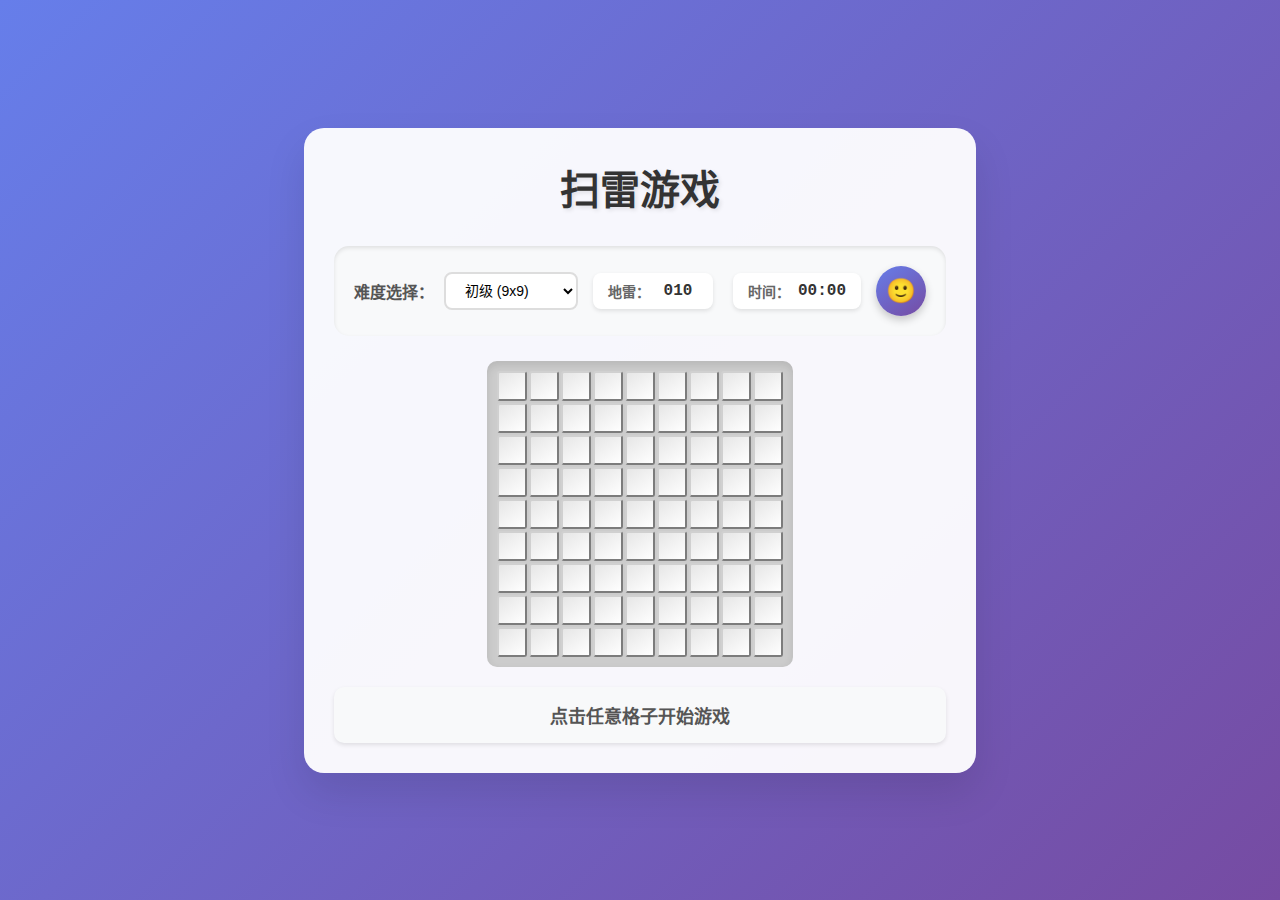
<file: index.html>
<!DOCTYPE html>
<html lang="zh-CN">
<head>
    <meta charset="UTF-8">
    <meta name="viewport" content="width=device-width, initial-scale=1.0">
    <title>扫雷游戏</title>
    <link rel="stylesheet" href="styles.css">
</head>
<body>
    <div class="container">
        <header class="game-header">
            <h1>扫雷游戏</h1>
        </header>
        
        <div class="game-controls">
            <div class="difficulty-selector">
                <label for="difficulty">难度选择：</label>
                <select id="difficulty">
                    <option value="beginner">初级 (9x9)</option>
                    <option value="intermediate">中级 (16x16)</option>
                    <option value="expert">高级 (30x16)</option>
                </select>
            </div>
            
            <div class="game-stats">
                <div class="stat-item">
                    <span class="stat-label">地雷：</span>
                    <span id="mine-counter" class="stat-value">010</span>
                </div>
                <div class="stat-item">
                    <span class="stat-label">时间：</span>
                    <span id="timer" class="stat-value">00:00</span>
                </div>
            </div>
            
            <button id="reset-btn" class="reset-btn">
                <span id="reset-emoji">🙂</span>
            </button>
        </div>
        
        <div class="game-board-container">
            <div id="game-board" class="game-board">
                <!-- 游戏网格将通过JavaScript动态生成 -->
            </div>
        </div>
        
        <div id="game-status" class="game-status">
            点击任意格子开始游戏
        </div>
    </div>
    
    <script src="script.js"></script>
</body>
</html>
</file>
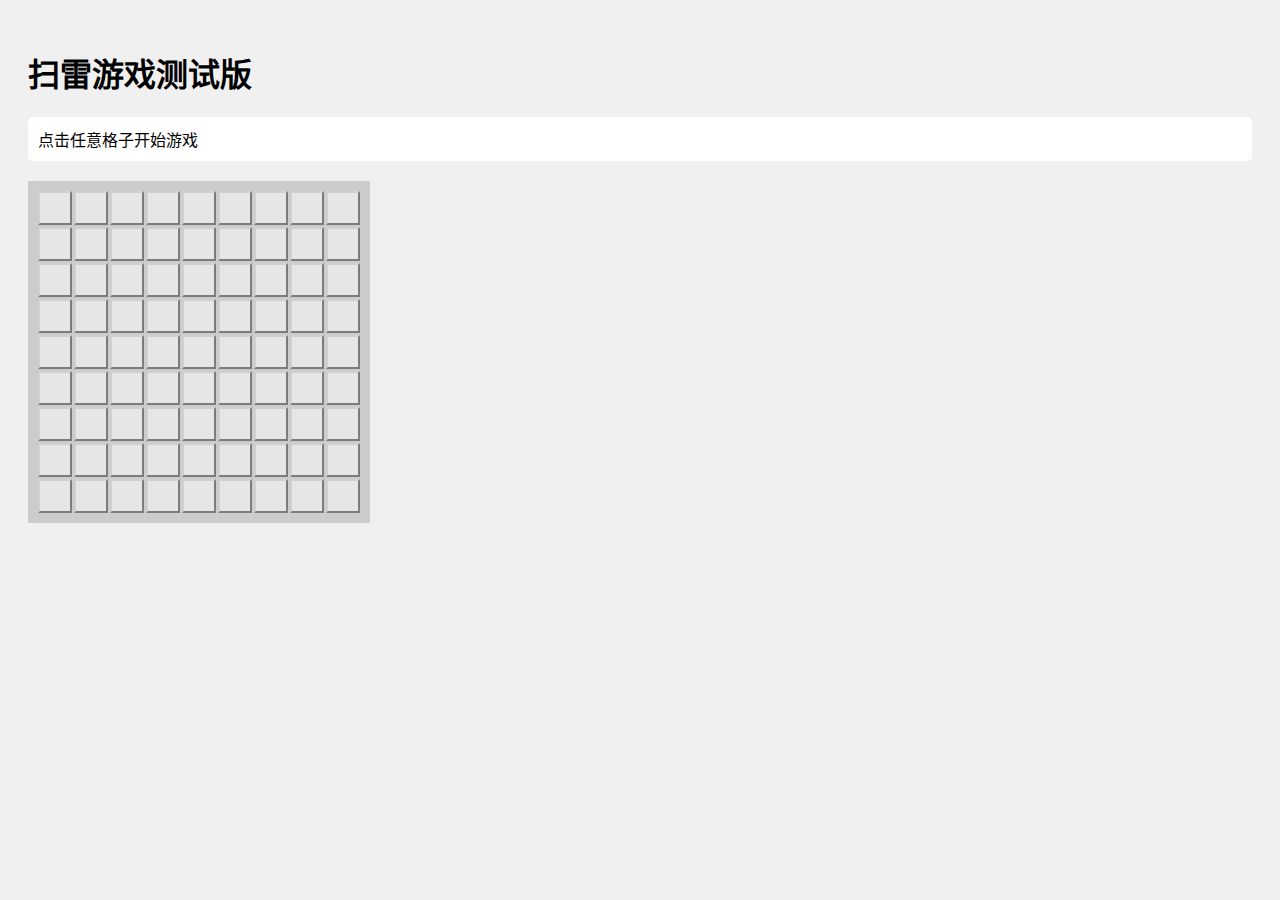
<file: test.html>
<!DOCTYPE html>
<html lang="zh-CN">
<head>
    <meta charset="UTF-8">
    <meta name="viewport" content="width=device-width, initial-scale=1.0">
    <title>扫雷游戏测试</title>
    <style>
        body { 
            font-family: Arial, sans-serif; 
            padding: 20px; 
            background: #f0f0f0;
        }
        .game-board { 
            display: grid; 
            gap: 2px; 
            background: #ccc; 
            padding: 10px; 
            width: fit-content;
        }
        .cell { 
            width: 30px; 
            height: 30px; 
            background: #e6e6e6; 
            border: 2px outset #d0d0d0; 
            display: flex; 
            justify-content: center; 
            align-items: center; 
            cursor: pointer;
            user-select: none;
        }
        .cell:hover {
            background: #f0f0f0;
        }
        .cell.revealed {
            background: #f0f0f0;
            border: 1px solid #ccc;
            cursor: default;
        }
        .cell.flagged {
            background: #ff6b6b;
            color: white;
        }
        .cell.mine {
            background: #ff4757;
            color: white;
        }
        #status {
            margin: 20px 0;
            padding: 10px;
            background: white;
            border-radius: 5px;
        }
    </style>
</head>
<body>
    <h1>扫雷游戏测试版</h1>
    <div id="status">点击任意格子开始游戏</div>
    <div id="game-board" class="game-board"></div>
    
    <script>
        // 简化版扫雷游戏
        class SimpleMinesweeper {
            constructor() {
                this.rows = 9;
                this.cols = 9;
                this.mines = 10;
                this.board = [];
                this.gameStarted = false;
                this.gameOver = false;
                
                this.gameBoard = document.getElementById('game-board');
                this.status = document.getElementById('status');
                
                this.init();
            }
            
            init() {
                console.log('初始化游戏');
                this.createBoard();
                this.setupBoard();
            }
            
            createBoard() {
                this.board = [];
                this.gameBoard.innerHTML = '';
                this.gameBoard.style.gridTemplateColumns = `repeat(${this.cols}, 1fr)`;
                
                for (let row = 0; row < this.rows; row++) {
                    this.board[row] = [];
                    for (let col = 0; col < this.cols; col++) {
                        this.board[row][col] = {
                            row: row,
                            col: col,
                            isMine: false,
                            isRevealed: false,
                            isFlagged: false,
                            adjacentMines: 0
                        };
                        
                        const cellElement = document.createElement('div');
                        cellElement.className = 'cell';
                        cellElement.dataset.row = row;
                        cellElement.dataset.col = col;
                        
                        // 直接绑定事件
                        cellElement.addEventListener('click', (e) => this.handleClick(e));
                        cellElement.addEventListener('contextmenu', (e) => this.handleRightClick(e));
                        
                        this.gameBoard.appendChild(cellElement);
                    }
                }
                console.log('游戏板创建完成，格子数量:', this.rows * this.cols);
            }
            
            handleClick(event) {
                console.log('格子被点击:', event.target);
                event.preventDefault();
                
                if (this.gameOver) return;
                
                const row = parseInt(event.target.dataset.row);
                const col = parseInt(event.target.dataset.col);
                const cell = this.board[row][col];
                
                console.log('点击位置:', row, col);
                
                if (cell.isRevealed || cell.isFlagged) return;
                
                if (!this.gameStarted) {
                    this.startGame(row, col);
                }
                
                this.revealCell(row, col);
            }
            
            handleRightClick(event) {
                event.preventDefault();
                console.log('右键点击:', event.target);
                
                const row = parseInt(event.target.dataset.row);
                const col = parseInt(event.target.dataset.col);
                const cell = this.board[row][col];
                
                if (cell.isRevealed) return;
                
                cell.isFlagged = !cell.isFlagged;
                this.updateCellDisplay(cell);
            }
            
            startGame(firstRow, firstCol) {
                this.gameStarted = true;
                this.placeMines(firstRow, firstCol);
                this.calculateAdjacentMines();
                this.status.textContent = '游戏进行中...';
                console.log('游戏开始');
            }
            
            placeMines(excludeRow, excludeCol) {
                let minesPlaced = 0;
                const availablePositions = [];
                
                for (let row = 0; row < this.rows; row++) {
                    for (let col = 0; col < this.cols; col++) {
                        const isExcluded = Math.abs(row - excludeRow) <= 1 && Math.abs(col - excludeCol) <= 1;
                        if (!isExcluded) {
                            availablePositions.push({ row, col });
                        }
                    }
                }
                
                // 随机打乱
                for (let i = availablePositions.length - 1; i > 0; i--) {
                    const j = Math.floor(Math.random() * (i + 1));
                    [availablePositions[i], availablePositions[j]] = [availablePositions[j], availablePositions[i]];
                }
                
                // 放置地雷
                for (let i = 0; i < this.mines && i < availablePositions.length; i++) {
                    const { row, col } = availablePositions[i];
                    this.board[row][col].isMine = true;
                    minesPlaced++;
                }
                
                console.log('地雷放置完成:', minesPlaced);
            }
            
            calculateAdjacentMines() {
                for (let row = 0; row < this.rows; row++) {
                    for (let col = 0; col < this.cols; col++) {
                        if (!this.board[row][col].isMine) {
                            this.board[row][col].adjacentMines = this.countAdjacentMines(row, col);
                        }
                    }
                }
            }
            
            countAdjacentMines(row, col) {
                let count = 0;
                for (let i = -1; i <= 1; i++) {
                    for (let j = -1; j <= 1; j++) {
                        const newRow = row + i;
                        const newCol = col + j;
                        if (newRow >= 0 && newRow < this.rows && newCol >= 0 && newCol < this.cols) {
                            if (this.board[newRow][newCol].isMine) {
                                count++;
                            }
                        }
                    }
                }
                return count;
            }
            
            revealCell(row, col) {
                const cell = this.board[row][col];
                
                if (cell.isRevealed || cell.isFlagged) return;
                
                cell.isRevealed = true;
                this.updateCellDisplay(cell);
                
                if (cell.isMine) {
                    this.gameOver(false);
                    return;
                }
                
                if (cell.adjacentMines === 0) {
                    this.revealAdjacentCells(row, col);
                }
            }
            
            revealAdjacentCells(row, col) {
                for (let i = -1; i <= 1; i++) {
                    for (let j = -1; j <= 1; j++) {
                        const newRow = row + i;
                        const newCol = col + j;
                        if (newRow >= 0 && newRow < this.rows && newCol >= 0 && newCol < this.cols) {
                            this.revealCell(newRow, newCol);
                        }
                    }
                }
            }
            
            updateCellDisplay(cell) {
                const cellElement = this.gameBoard.children[cell.row * this.cols + cell.col];
                
                if (cell.isRevealed) {
                    cellElement.classList.add('revealed');
                    if (cell.isMine) {
                        cellElement.classList.add('mine');
                        cellElement.textContent = '💣';
                    } else if (cell.adjacentMines > 0) {
                        cellElement.textContent = cell.adjacentMines;
                    }
                } else if (cell.isFlagged) {
                    cellElement.classList.add('flagged');
                    cellElement.textContent = '🚩';
                } else {
                    cellElement.textContent = '';
                    cellElement.className = 'cell';
                }
            }
            
            gameOver(won) {
                this.gameOver = true;
                this.status.textContent = won ? '恭喜胜利！' : '游戏失败！';
                
                // 显示所有地雷
                for (let row = 0; row < this.rows; row++) {
                    for (let col = 0; col < this.cols; col++) {
                        const cell = this.board[row][col];
                        if (cell.isMine && !cell.isRevealed) {
                            cell.isRevealed = true;
                            this.updateCellDisplay(cell);
                        }
                    }
                }
            }
        }
        
        // 页面加载完成后初始化游戏
        document.addEventListener('DOMContentLoaded', () => {
            console.log('页面加载完成，开始初始化游戏');
            new SimpleMinesweeper();
        });
    </script>
</body>
</html>
</file>
<file: styles.css>
/* 基础样式重置 */
* {
    margin: 0;
    padding: 0;
    box-sizing: border-box;
}

body {
    font-family: 'Segoe UI', Tahoma, Geneva, Verdana, sans-serif;
    background: linear-gradient(135deg, #667eea 0%, #764ba2 100%);
    min-height: 100vh;
    display: flex;
    justify-content: center;
    align-items: center;
    padding: 20px;
}

.container {
    background: rgba(255, 255, 255, 0.95);
    border-radius: 20px;
    box-shadow: 0 20px 40px rgba(0, 0, 0, 0.1);
    padding: 30px;
    max-width: 90vw;
    max-height: 90vh;
    overflow: auto;
}

.game-header {
    text-align: center;
    margin-bottom: 30px;
}

.game-header h1 {
    color: #333;
    font-size: 2.5rem;
    font-weight: 700;
    text-shadow: 2px 2px 4px rgba(0, 0, 0, 0.1);
}

.game-controls {
    display: flex;
    justify-content: space-between;
    align-items: center;
    margin-bottom: 25px;
    padding: 20px;
    background: #f8f9fa;
    border-radius: 15px;
    box-shadow: inset 0 2px 4px rgba(0, 0, 0, 0.1);
    flex-wrap: wrap;
    gap: 15px;
}

.difficulty-selector {
    display: flex;
    align-items: center;
    gap: 10px;
}

.difficulty-selector label {
    font-weight: 600;
    color: #555;
}

.difficulty-selector select {
    padding: 8px 15px;
    border: 2px solid #ddd;
    border-radius: 8px;
    background: white;
    font-size: 14px;
    cursor: pointer;
    transition: all 0.3s ease;
}

.difficulty-selector select:focus {
    outline: none;
    border-color: #667eea;
    box-shadow: 0 0 0 3px rgba(102, 126, 234, 0.1);
}

.game-stats {
    display: flex;
    gap: 20px;
}

.stat-item {
    display: flex;
    align-items: center;
    gap: 8px;
    background: white;
    padding: 8px 15px;
    border-radius: 8px;
    box-shadow: 0 2px 4px rgba(0, 0, 0, 0.1);
}

.stat-label {
    font-weight: 600;
    color: #666;
    font-size: 14px;
}

.stat-value {
    font-family: 'Courier New', monospace;
    font-weight: bold;
    font-size: 16px;
    color: #333;
    min-width: 40px;
    text-align: center;
}

.reset-btn {
    background: linear-gradient(145deg, #667eea, #764ba2);
    border: none;
    border-radius: 50%;
    width: 50px;
    height: 50px;
    font-size: 24px;
    cursor: pointer;
    transition: all 0.3s ease;
    box-shadow: 0 4px 8px rgba(0, 0, 0, 0.2);
}

.reset-btn:hover {
    transform: translateY(-2px);
    box-shadow: 0 6px 12px rgba(0, 0, 0, 0.3);
}

.reset-btn:active {
    transform: translateY(0);
    box-shadow: 0 2px 4px rgba(0, 0, 0, 0.2);
}

.game-board-container {
    display: flex;
    justify-content: center;
    margin-bottom: 20px;
    overflow: auto;
    max-height: 60vh;
}

.game-board {
    display: grid;
    gap: 2px;
    background: #ccc;
    padding: 10px;
    border-radius: 10px;
    box-shadow: inset 0 4px 8px rgba(0, 0, 0, 0.1);
}

.cell {
    width: 30px;
    height: 30px;
    background: linear-gradient(145deg, #e6e6e6, #ffffff);
    border: 2px outset #d0d0d0;
    display: flex;
    justify-content: center;
    align-items: center;
    font-weight: bold;
    font-size: 14px;
    cursor: pointer;
    user-select: none;
    transition: all 0.1s ease;
    border-radius: 3px;
}

.cell:hover {
    background: linear-gradient(145deg, #f0f0f0, #ffffff);
}

.cell:active {
    border: 2px inset #d0d0d0;
    background: #e0e0e0;
}

.cell.revealed {
    background: #f0f0f0;
    border: 1px solid #ccc;
    cursor: default;
}

.cell.revealed:hover {
    background: #f0f0f0;
}

.cell.flagged {
    background: linear-gradient(145deg, #ff6b6b, #ff5252);
    color: white;
    border: 2px outset #ff5252;
}

.cell.flagged:hover {
    background: linear-gradient(145deg, #ff5252, #ff4444);
}

.cell.mine {
    background: linear-gradient(145deg, #ff4757, #ff3838);
    color: white;
}

.cell.exploded {
    background: linear-gradient(145deg, #ff0000, #cc0000);
    animation: explode 0.5s ease-out;
}

@keyframes explode {
    0% { transform: scale(1); }
    50% { transform: scale(1.2); background: #ff0000; }
    100% { transform: scale(1); }
}

/* 数字颜色 */
.cell.number-1 { color: #0000ff; }
.cell.number-2 { color: #008000; }
.cell.number-3 { color: #ff0000; }
.cell.number-4 { color: #000080; }
.cell.number-5 { color: #800000; }
.cell.number-6 { color: #008080; }
.cell.number-7 { color: #000000; }
.cell.number-8 { color: #808080; }

.game-status {
    text-align: center;
    padding: 15px;
    background: #f8f9fa;
    border-radius: 10px;
    font-weight: 600;
    font-size: 18px;
    color: #555;
    box-shadow: 0 2px 4px rgba(0, 0, 0, 0.1);
}

/* 响应式设计 */
@media (max-width: 768px) {
    .container {
        padding: 20px;
        margin: 10px;
    }
    
    .game-header h1 {
        font-size: 2rem;
    }
    
    .game-controls {
        flex-direction: column;
        gap: 15px;
    }
    
    .game-stats {
        justify-content: center;
    }
    
    .cell {
        width: 25px;
        height: 25px;
        font-size: 12px;
    }
    
    .game-board {
        gap: 1px;
        padding: 8px;
    }
}

@media (max-width: 480px) {
    .game-header h1 {
        font-size: 1.5rem;
    }
    
    .cell {
        width: 22px;
        height: 22px;
        font-size: 10px;
    }
    
    .stat-item {
        padding: 6px 10px;
    }
    
    .stat-value {
        font-size: 14px;
        min-width: 35px;
    }
}

/* 胜利和失败状态 */
.game-status.victory {
    background: linear-gradient(145deg, #2ecc71, #27ae60);
    color: white;
}

.game-status.defeat {
    background: linear-gradient(145deg, #e74c3c, #c0392b);
    color: white;
}

/* 动画效果 */
.cell.revealed {
    animation: revealCell 0.3s ease-out;
}

@keyframes revealCell {
    0% {
        transform: scale(0.8);
        opacity: 0.5;
    }
    100% {
        transform: scale(1);
        opacity: 1;
    }
}

/* 加载动画 */
.loading {
    opacity: 0.7;
    pointer-events: none;
}

.loading::after {
    content: '';
    position: absolute;
    top: 50%;
    left: 50%;
    width: 20px;
    height: 20px;
    margin: -10px 0 0 -10px;
    border: 2px solid #f3f3f3;
    border-top: 2px solid #667eea;
    border-radius: 50%;
    animation: spin 1s linear infinite;
}

@keyframes spin {
    0% { transform: rotate(0deg); }
    100% { transform: rotate(360deg); }
}
</file>
